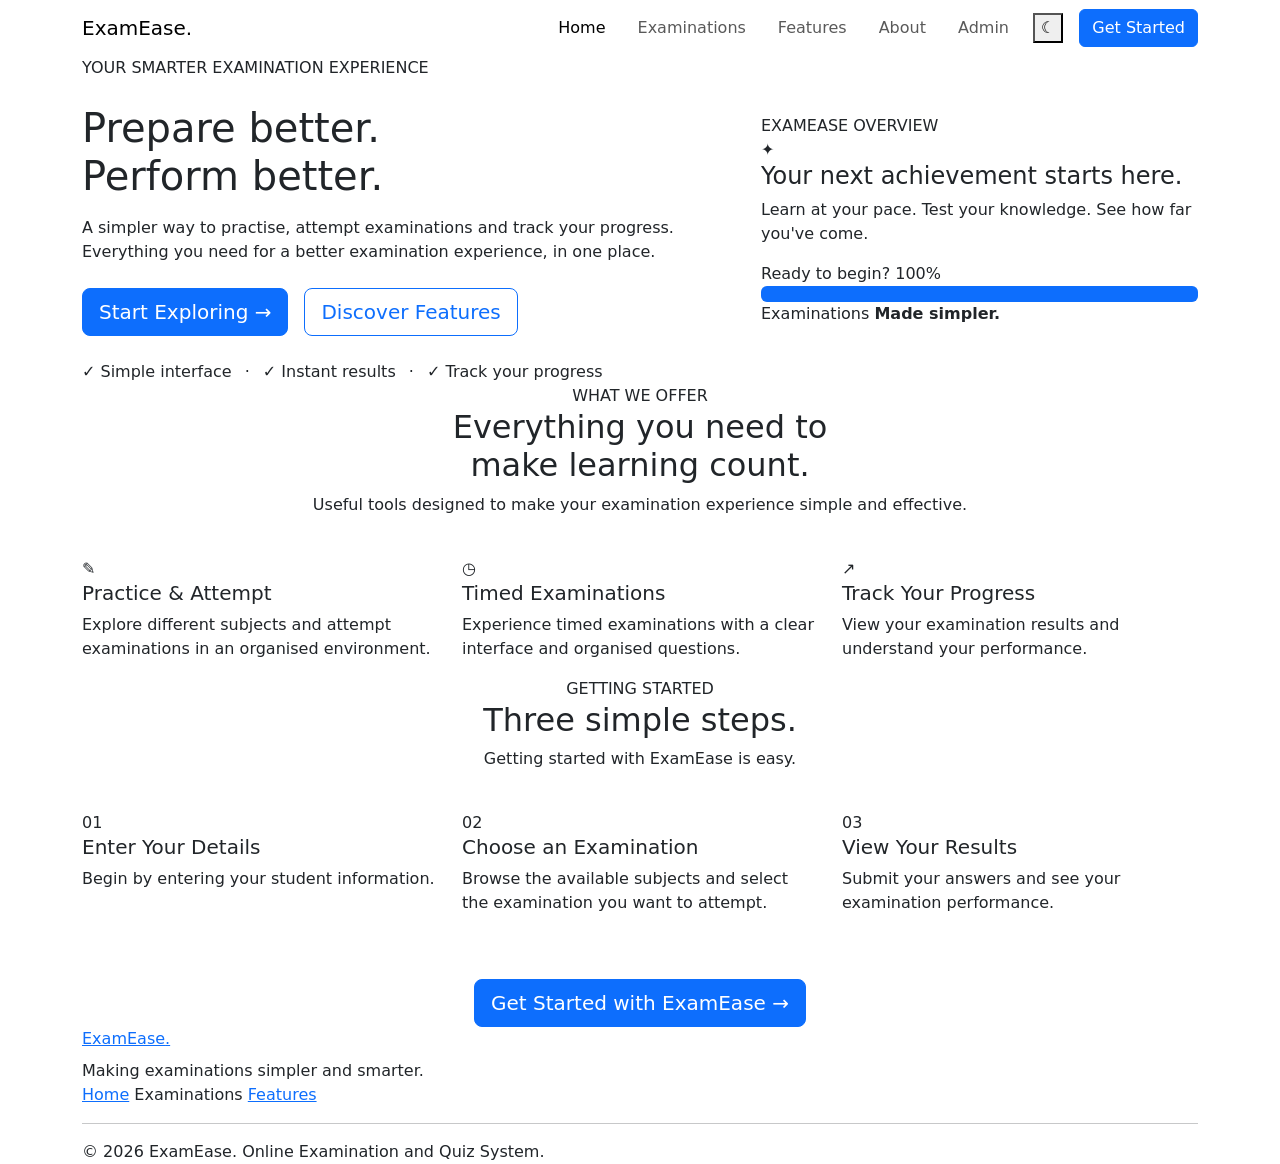
<file: src/main/resources/templates/index.html>
<!DOCTYPE html>
<html lang="en" xmlns:th="http://www.thymeleaf.org">
<head>
    <meta charset="UTF-8">
    <meta name="viewport" content="width=device-width, initial-scale=1.0">

    <title>ExamEase | Learn. Attempt. Achieve.</title>

    <link href="https://cdn.jsdelivr.net/npm/bootstrap@5.3.3/dist/css/bootstrap.min.css"
          rel="stylesheet">

    <link rel="stylesheet" th:href="@{/css/style.css}">
</head>

<body>

<!-- Navigation -->
<nav class="navbar navbar-expand-lg sticky-top">
    <div class="container">

        <a class="navbar-brand" href="/">
            ExamEase<span class="brand-dot">.</span>
        </a>

        <button class="navbar-toggler" type="button"
                data-bs-toggle="collapse"
                data-bs-target="#mainNavbar">
            <span class="navbar-toggler-icon"></span>
        </button>

        <div class="collapse navbar-collapse" id="mainNavbar">

            <ul class="navbar-nav ms-auto align-items-lg-center gap-lg-3">
                <li class="nav-item">
                    <a class="nav-link active" href="/">Home</a>
                </li>

                <li class="nav-item">
                    <a class="nav-link" th:href="@{/student-entry}">
                        Examinations
                    </a>
                </li>

                <li class="nav-item">
                    <a class="nav-link" href="#features">Features</a>
                </li>

                <li class="nav-item">
                    <a class="nav-link" href="#about">About</a>
                </li>
                <li class="nav-item">
                    <a class="nav-link" th:href="@{/admin/login}">Admin</a>
                </li>

                <li class="nav-item">
                    <button class="theme-toggle" id="themeToggle"
                            type="button" aria-label="Toggle dark mode">
                        <span id="themeIcon">☾</span>
                    </button>
                </li>

                <li class="nav-item">
                    <a class="btn btn-primary nav-cta"
                       th:href="@{/student-entry}">
                        Get Started
                    </a>
                </li>
            </ul>

        </div>
    </div>
</nav>


<!-- Hero Section -->
<section class="home-hero">
    <div class="container">
        <div class="row align-items-center g-5">

            <div class="col-lg-7">

                <span class="hero-label">
                    YOUR SMARTER EXAMINATION EXPERIENCE
                </span>

                <h1 class="hero-title mt-4">
                    Prepare better.<br>
                    Perform <span>better.</span>
                </h1>

                <p class="hero-description mt-3">
                    A simpler way to practise, attempt examinations
                    and track your progress. Everything you need
                    for a better examination experience, in one place.
                </p>

                <div class="d-flex flex-wrap gap-3 mt-4">

                    <a th:href="@{/student-entry}"
                       class="btn btn-primary btn-lg">
                        Start Exploring →
                    </a>

                    <a href="#features"
                       class="btn btn-outline-primary btn-lg">
                        Discover Features
                    </a>

                </div>

                <div class="hero-note mt-4">
                    <span>✓</span> Simple interface
                    <span class="mx-2">·</span>
                    <span>✓</span> Instant results
                    <span class="mx-2">·</span>
                    <span>✓</span> Track your progress
                </div>

            </div>

            <div class="col-lg-5">

                <div class="hero-visual">

                    <div class="visual-top">
                        <span class="visual-dot"></span>
                        <span>EXAMEASE OVERVIEW</span>
                    </div>

                    <div class="visual-content">

                        <div class="visual-icon">✦</div>

                        <h4>Your next achievement starts here.</h4>

                        <p>
                            Learn at your pace. Test your knowledge.
                            See how far you've come.
                        </p>

                        <div class="visual-progress-label">
                            <span>Ready to begin?</span>
                            <span>100%</span>
                        </div>

                        <div class="progress visual-progress">
                            <div class="progress-bar" style="width: 100%"></div>
                        </div>

                        <div class="visual-bottom">
                            <span>Examinations</span>
                            <strong>Made simpler.</strong>
                        </div>

                    </div>
                </div>

            </div>

        </div>
    </div>
</section>


<!-- Features -->
<section class="home-section" id="features">

    <div class="container">

        <div class="section-heading text-center">

            <span class="section-label">WHAT WE OFFER</span>

            <h2>Everything you need to<br>make learning count.</h2>

            <p>
                Useful tools designed to make your examination
                experience simple and effective.
            </p>

        </div>

        <div class="row g-4 mt-3">

            <div class="col-md-4">
                <div class="feature-card">

                    <div class="feature-icon icon-lavender">✎</div>

                    <h5>Practice & Attempt</h5>

                    <p>
                        Explore different subjects and attempt
                        examinations in an organised environment.
                    </p>

                </div>
            </div>

            <div class="col-md-4">
                <div class="feature-card">

                    <div class="feature-icon icon-blue">◷</div>

                    <h5>Timed Examinations</h5>

                    <p>
                        Experience timed examinations with
                        a clear interface and organised questions.
                    </p>

                </div>
            </div>

            <div class="col-md-4">
                <div class="feature-card">

                    <div class="feature-icon icon-green">↗</div>

                    <h5>Track Your Progress</h5>

                    <p>
                        View your examination results and
                        understand your performance.
                    </p>

                </div>
            </div>

        </div>

    </div>

</section>


<!-- How It Works -->
<section class="how-section" id="about">

    <div class="container">

        <div class="section-heading text-center">

            <span class="section-label">GETTING STARTED</span>

            <h2>Three simple steps.</h2>

            <p>
                Getting started with ExamEase is easy.
            </p>

        </div>

        <div class="row g-4 mt-3">

            <div class="col-md-4">
                <div class="step-card">

                    <div class="step-number">01</div>

                    <h5>Enter Your Details</h5>

                    <p>
                        Begin by entering your student information.
                    </p>

                </div>
            </div>

            <div class="col-md-4">
                <div class="step-card">

                    <div class="step-number">02</div>

                    <h5>Choose an Examination</h5>

                    <p>
                        Browse the available subjects and select
                        the examination you want to attempt.
                    </p>

                </div>
            </div>

            <div class="col-md-4">
                <div class="step-card">

                    <div class="step-number">03</div>

                    <h5>View Your Results</h5>

                    <p>
                        Submit your answers and see your
                        examination performance.
                    </p>

                </div>
            </div>

        </div>

        <div class="text-center mt-5">
            <a th:href="@{/student-entry}" class="btn btn-primary btn-lg">
                Get Started with ExamEase →
            </a>
        </div>

    </div>

</section>


<!-- Footer -->
<footer class="home-footer">

    <div class="container">

        <div class="footer-content">

            <div>
                <a href="/" class="footer-brand">
                    ExamEase<span>.</span>
                </a>

                <p class="mt-2 mb-0">
                    Making examinations simpler and smarter.
                </p>
            </div>

            <div class="footer-links">
                <a href="/">Home</a>
                <a th:href="@{/student-entry}">Examinations</a>
                <a href="#features">Features</a>
            </div>

        </div>

        <hr>

        <p class="footer-copy mb-0">
            © 2026 ExamEase. Online Examination and Quiz System.
        </p>

    </div>

</footer>


<script src="https://cdn.jsdelivr.net/npm/bootstrap@5.3.3/dist/js/bootstrap.bundle.min.js"></script>

<script>
    const themeToggle = document.getElementById("themeToggle");
    const themeIcon = document.getElementById("themeIcon");

    function applyTheme(theme) {
        document.documentElement.setAttribute("data-theme", theme);

        themeIcon.textContent = theme === "dark" ? "☀" : "☾";

        localStorage.setItem("examease-theme", theme);
    }

    const savedTheme = localStorage.getItem("examease-theme") || "light";

    applyTheme(savedTheme);

    themeToggle.addEventListener("click", function () {
        const currentTheme =
            document.documentElement.getAttribute("data-theme");

        applyTheme(currentTheme === "dark" ? "light" : "dark");
    });
</script>

</body>
</html>
</file>
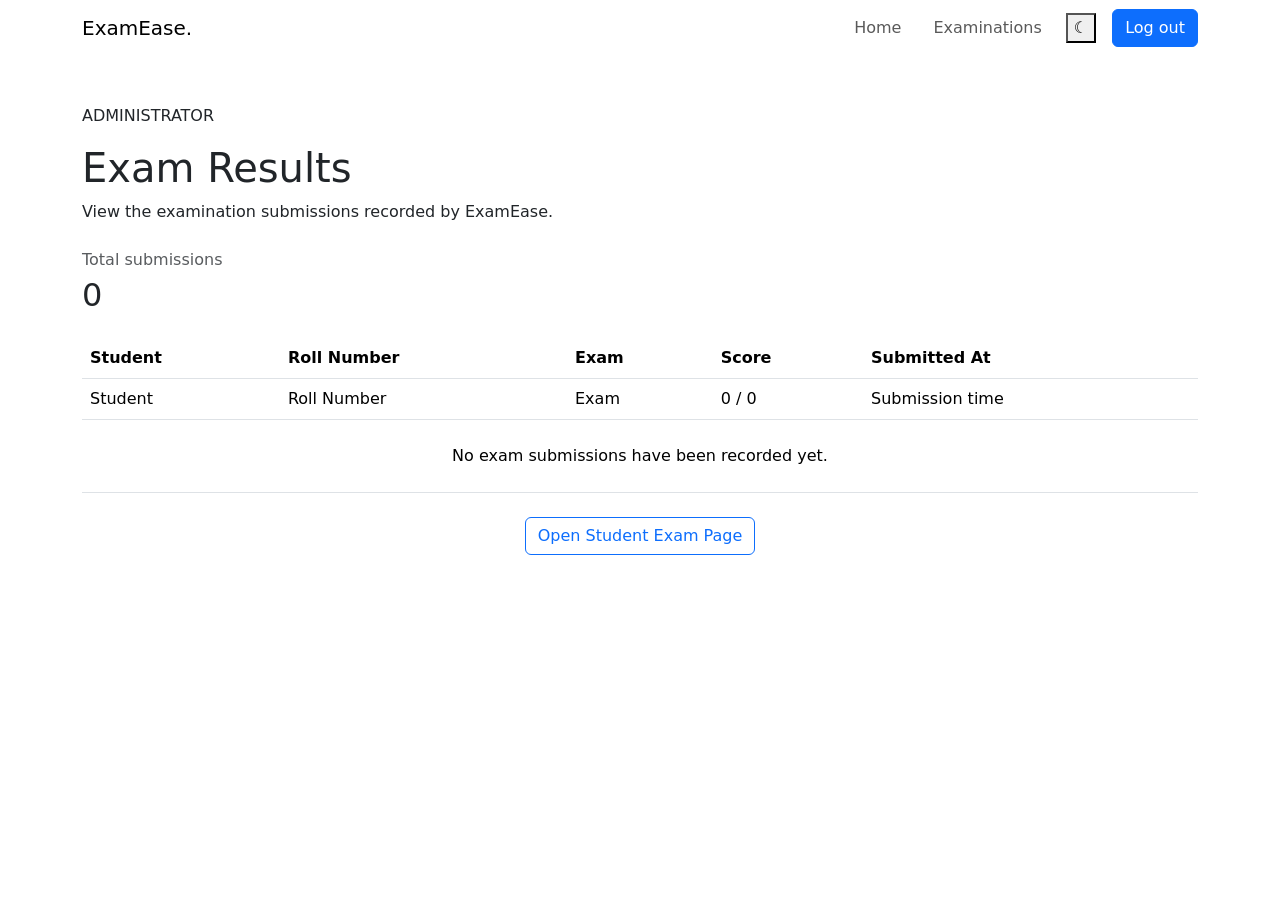
<file: src/main/resources/templates/admin-dashboard.html>
<!DOCTYPE html>
<html lang="en" xmlns:th="http://www.thymeleaf.org">
<head>
    <meta charset="UTF-8">
    <meta name="viewport" content="width=device-width, initial-scale=1.0">
    <title>Admin Dashboard | ExamEase</title>

    <link href="https://cdn.jsdelivr.net/npm/bootstrap@5.3.3/dist/css/bootstrap.min.css"
          rel="stylesheet">
    <link rel="stylesheet" th:href="@{/css/style.css}">
</head>

<body>

<!-- Navigation -->
<nav class="navbar navbar-expand-lg sticky-top">
    <div class="container">
        <a class="navbar-brand" th:href="@{/}">
            ExamEase<span class="brand-dot">.</span>
        </a>

        <button class="navbar-toggler" type="button"
                data-bs-toggle="collapse"
                data-bs-target="#mainNavbar"
                aria-controls="mainNavbar"
                aria-expanded="false"
                aria-label="Toggle navigation">
            <span class="navbar-toggler-icon"></span>
        </button>

        <div class="collapse navbar-collapse" id="mainNavbar">
            <ul class="navbar-nav ms-auto align-items-lg-center gap-lg-3">
                <li class="nav-item">
                    <a class="nav-link" th:href="@{/}">Home</a>
                </li>
                <li class="nav-item">
                    <a class="nav-link" th:href="@{/student-entry}">
                        Examinations
                    </a>
                </li>
                <li class="nav-item">
                    <button class="theme-toggle" id="themeToggle"
                            type="button" aria-label="Toggle dark mode">
                        <span id="themeIcon">☾</span>
                    </button>
                </li>
                <li class="nav-item">
                    <a class="btn btn-primary nav-cta"
                       th:href="@{/admin/logout}">
                        Log out
                    </a>
                </li>
            </ul>
        </div>
    </div>
</nav>

<!-- Admin Dashboard -->
<main class="container py-5">
    <div class="section-heading text-start mb-4">
        <span class="section-label">ADMINISTRATOR</span>
        <h1 class="mt-3">Exam Results</h1>
        <p>View the examination submissions recorded by ExamEase.</p>
    </div>

    <section class="feature-card mb-4">
        <p class="mb-1 text-muted">Total submissions</p>
        <h2 class="mb-0" th:text="${#lists.size(results)}">0</h2>
    </section>

    <section class="feature-card">
        <div class="table-responsive">
            <table class="table align-middle mb-0 admin-results-table">
                <thead>
                <tr>
                    <th scope="col">Student</th>
                    <th scope="col">Roll Number</th>
                    <th scope="col">Exam</th>
                    <th scope="col">Score</th>
                    <th scope="col">Submitted At</th>
                </tr>
                </thead>

                <tbody>
                <tr th:each="result : ${results}">
                    <td th:text="${result.studentName}">Student</td>
                    <td th:text="${result.rollNumber}">Roll Number</td>
                    <td th:text="${examNames[result.examId]}">Exam</td>
                    <td th:text="|${result.score} / ${result.totalQuestions}|">
                        0 / 0
                    </td>
                    <td th:text="${result.submittedAt != null
                        ? #temporals.format(result.submittedAt, 'dd-MM-yyyy HH:mm')
                        : '—'}">
                        Submission time
                    </td>
                </tr>

                <tr th:if="${#lists.isEmpty(results)}">
                    <td colspan="5" class="text-center py-4">
                        No exam submissions have been recorded yet.
                    </td>
                </tr>
                </tbody>
            </table>
        </div>
    </section>

    <div class="text-center mt-4">
        <a th:href="@{/exams}" class="btn btn-outline-primary">
            Open Student Exam Page
        </a>
    </div>
</main>

<script src="https://cdn.jsdelivr.net/npm/bootstrap@5.3.3/dist/js/bootstrap.bundle.min.js"></script>

<script>
    const themeToggle = document.getElementById("themeToggle");
    const themeIcon = document.getElementById("themeIcon");

    function applyTheme(theme) {
        document.documentElement.setAttribute("data-theme", theme);
        themeIcon.textContent = theme === "dark" ? "☀" : "☾";
        localStorage.setItem("examease-theme", theme);
    }

    const savedTheme = localStorage.getItem("examease-theme") || "light";
    applyTheme(savedTheme);

    themeToggle.addEventListener("click", function () {
        const currentTheme =
            document.documentElement.getAttribute("data-theme");

        applyTheme(currentTheme === "dark" ? "light" : "dark");
    });
</script>

</body>
</html>
</file>
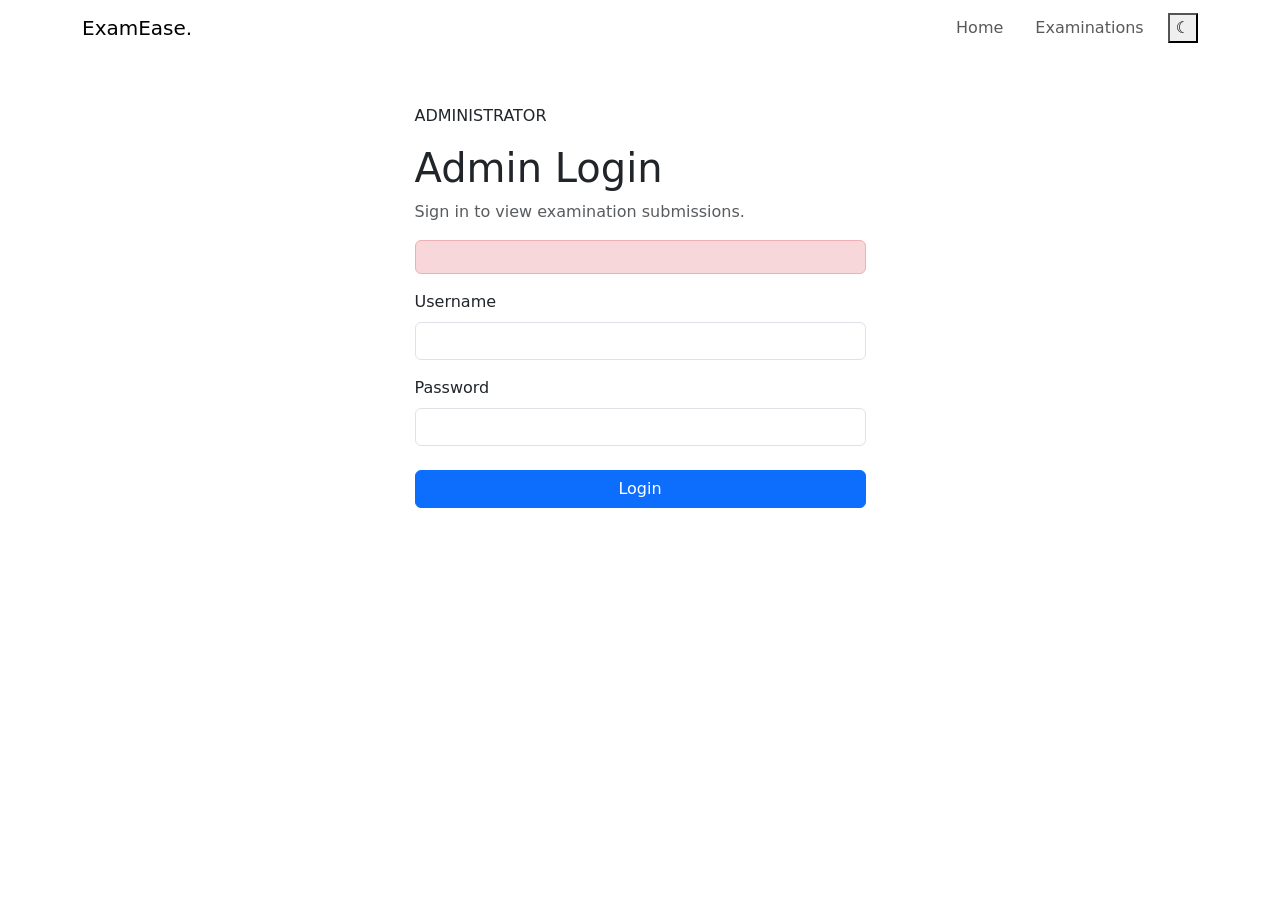
<file: src/main/resources/templates/admin-login.html>
<!DOCTYPE html>
<html lang="en" xmlns:th="http://www.thymeleaf.org">
<head>
    <meta charset="UTF-8">
    <meta name="viewport" content="width=device-width, initial-scale=1.0">
    <title>Admin Login | ExamEase</title>

    <link href="https://cdn.jsdelivr.net/npm/bootstrap@5.3.3/dist/css/bootstrap.min.css"
          rel="stylesheet">
    <link rel="stylesheet" th:href="@{/css/style.css}">
</head>

<body>

<!-- Navigation -->
<nav class="navbar navbar-expand-lg sticky-top">
    <div class="container">
        <a class="navbar-brand" th:href="@{/}">
            ExamEase<span class="brand-dot">.</span>
        </a>

        <button class="navbar-toggler" type="button"
                data-bs-toggle="collapse"
                data-bs-target="#mainNavbar"
                aria-controls="mainNavbar"
                aria-expanded="false"
                aria-label="Toggle navigation">
            <span class="navbar-toggler-icon"></span>
        </button>

        <div class="collapse navbar-collapse" id="mainNavbar">
            <ul class="navbar-nav ms-auto align-items-lg-center gap-lg-3">
                <li class="nav-item">
                    <a class="nav-link" th:href="@{/}">Home</a>
                </li>
                <li class="nav-item">
                    <a class="nav-link" th:href="@{/student-entry}">
                        Examinations
                    </a>
                </li>
                <li class="nav-item">
                    <button class="theme-toggle" id="themeToggle"
                            type="button" aria-label="Toggle dark mode">
                        <span id="themeIcon">☾</span>
                    </button>
                </li>
            </ul>
        </div>
    </div>
</nav>

<!-- Admin Login -->
<main class="container py-5">
    <div class="row justify-content-center">
        <div class="col-12 col-md-8 col-lg-5">
            <section class="feature-card">
                <span class="section-label">ADMINISTRATOR</span>
                <h1 class="mt-3">Admin Login</h1>
                <p class="text-muted">
                    Sign in to view examination submissions.
                </p>

                <div class="alert alert-danger"
                     th:if="${error}"
                     th:text="${error}">
                </div>

                <form th:action="@{/admin/login}" method="post">
                    <div class="mb-3">
                        <label for="username" class="form-label">Username</label>
                        <input id="username"
                               name="username"
                               type="text"
                               class="form-control"
                               autocomplete="username"
                               required>
                    </div>

                    <div class="mb-4">
                        <label for="password" class="form-label">Password</label>
                        <input id="password"
                               name="password"
                               type="password"
                               class="form-control"
                               autocomplete="current-password"
                               required>
                    </div>

                    <button type="submit" class="btn btn-primary w-100">
                        Login
                    </button>
                </form>
            </section>
        </div>
    </div>
</main>

<script src="https://cdn.jsdelivr.net/npm/bootstrap@5.3.3/dist/js/bootstrap.bundle.min.js"></script>

<script>
    const themeToggle = document.getElementById("themeToggle");
    const themeIcon = document.getElementById("themeIcon");

    function applyTheme(theme) {
        document.documentElement.setAttribute("data-theme", theme);
        themeIcon.textContent = theme === "dark" ? "☀" : "☾";
        localStorage.setItem("examease-theme", theme);
    }

    const savedTheme = localStorage.getItem("examease-theme") || "light";
    applyTheme(savedTheme);

    themeToggle.addEventListener("click", function () {
        const currentTheme =
            document.documentElement.getAttribute("data-theme");

        applyTheme(currentTheme === "dark" ? "light" : "dark");
    });
</script>

</body>
</html>
</file>
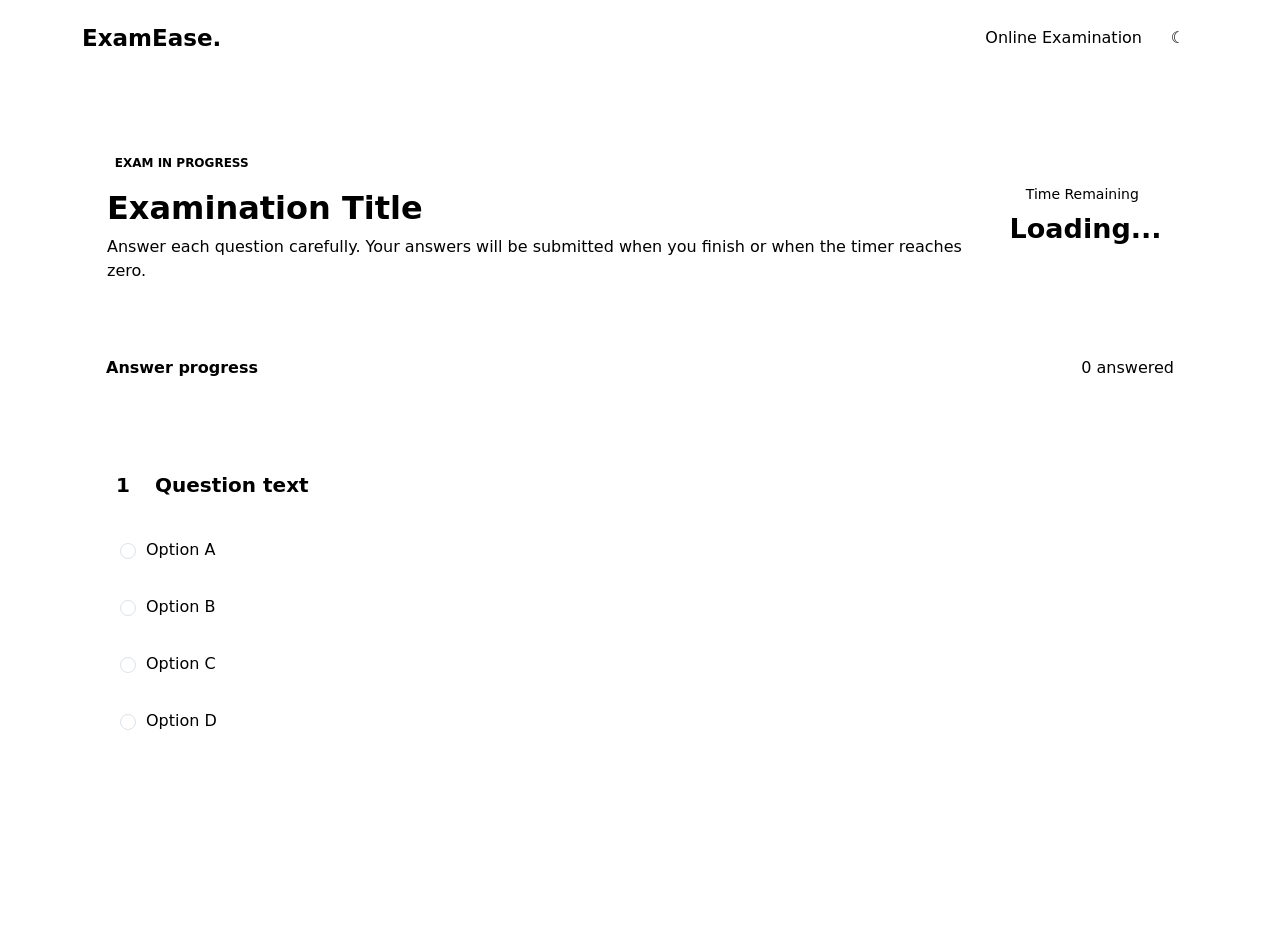
<file: src/main/resources/templates/exam-page.html>
<!DOCTYPE html>
<html lang="en" xmlns:th="http://www.thymeleaf.org">
<head>
    <meta charset="UTF-8">
    <meta name="viewport" content="width=device-width, initial-scale=1.0">
    <title>Examination | ExamEase</title>

    <link href="https://cdn.jsdelivr.net/npm/bootstrap@5.3.3/dist/css/bootstrap.min.css"
          rel="stylesheet">
    <link rel="stylesheet" th:href="@{/css/style.css}">

    <style>
        body {
            background: var(--background);
            color: var(--text);
        }

        .navbar {
            background: var(--surface);
            border-bottom: 1px solid var(--border);
        }

        .navbar-brand {
            color: var(--text);
            font-size: 23px;
            font-weight: 750;
            text-decoration: none;
        }

        .navbar-brand:hover {
            color: var(--text);
        }

        .brand-dot {
            color: var(--primary);
        }

        .theme-toggle {
            width: 40px;
            height: 40px;
            border: 1px solid var(--border);
            border-radius: 50%;
            background: var(--surface-secondary);
            color: var(--text);
        }

        .exam-header,
        .question-card,
        .progress-card {
            background: var(--surface);
            border: 1px solid var(--border);
            border-radius: 16px;
        }

        .exam-header {
            padding: 25px;
        }

        .question-card {
            padding: 24px;
            margin-bottom: 18px;
        }

        .question-number {
            display: inline-flex;
            align-items: center;
            justify-content: center;
            width: 34px;
            height: 34px;
            margin-right: 8px;
            border-radius: 10px;
            background: var(--primary-light);
            color: var(--text);
            font-weight: 700;
        }

        .option-row {
            display: flex;
            align-items: flex-start;
            gap: 10px;
            padding: 12px 14px;
            margin-bottom: 9px;
            border: 1px solid var(--border);
            border-radius: 10px;
            cursor: pointer;
            transition: background 0.15s, border-color 0.15s;
        }

        .option-row:hover {
            background: var(--surface-secondary);
            border-color: var(--primary);
        }

        .option-row .form-check-input {
            flex-shrink: 0;
            margin-top: 5px;
        }

        .form-check-input:checked {
            background-color: var(--primary);
            border-color: var(--primary);
        }

        .timer-card {
            min-width: 145px;
            padding: 14px 18px;
            text-align: center;
            background: var(--primary-light);
            border-radius: 14px;
        }

        .timer {
            font-size: 27px;
            font-weight: 750;
            font-variant-numeric: tabular-nums;
            color: var(--text);
        }

        .muted-text {
            color: var(--muted);
        }

        .progress {
            height: 8px;
            background: var(--surface-secondary);
        }

        .progress-bar {
            background: var(--primary);
        }

        .submit-button {
            padding: 12px 28px;
            border: none;
            border-radius: 11px;
            background: var(--primary);
            color: white;
            font-weight: 600;
        }

        .submit-button:hover {
            background: var(--primary-hover);
            color: white;
        }

        @media (max-width: 576px) {
            .exam-header {
                padding: 20px;
            }

            .question-card {
                padding: 18px;
            }

            .timer-card {
                min-width: 110px;
                padding: 10px;
            }

            .timer {
                font-size: 23px;
            }
        }
    </style>
</head>

<body>

<nav class="navbar sticky-top py-3">
    <div class="container d-flex align-items-center justify-content-between">
        <a class="navbar-brand" href="/">
            ExamEase<span class="brand-dot">.</span>
        </a>

        <div class="d-flex align-items-center gap-3">
            <span class="muted-text d-none d-sm-inline">
                Online Examination
            </span>

            <button class="theme-toggle"
                    id="themeToggle"
                    type="button"
                    aria-label="Toggle dark mode">
                <span id="themeIcon">☾</span>
            </button>
        </div>
    </div>
</nav>

<main class="container py-4 py-md-5">

    <section class="exam-header mb-4">
        <div class="d-flex flex-column flex-md-row
                    justify-content-between align-items-md-center gap-4">

            <div>
                <span class="badge rounded-pill mb-3"
                      style="background: var(--primary-light); color: var(--text);">
                    EXAM IN PROGRESS
                </span>

                <h2 class="fw-bold mb-2" th:text="${exam.title}">
                    Examination Title
                </h2>

                <p class="muted-text mb-0">
                    Answer each question carefully. Your answers will be
                    submitted when you finish or when the timer reaches zero.
                </p>
            </div>

            <div class="timer-card">
                <div class="muted-text small mb-1">Time Remaining</div>
                <div class="timer" id="timer">Loading...</div>
            </div>

        </div>
    </section>

    <section class="progress-card p-3 p-md-4 mb-4">
        <div class="d-flex justify-content-between align-items-center mb-2">
            <strong>Answer progress</strong>
            <span class="muted-text" id="answerCount">
                0 answered
            </span>
        </div>

        <div class="progress" role="progressbar"
             aria-label="Answered questions">
            <div class="progress-bar"
                 id="answerProgress"
                 style="width: 0%">
            </div>
        </div>
    </section>

    <form th:action="@{/submit-exam/{id}(id=${exam.id})}"
          method="post"
          id="examForm">

        <div th:each="question, status : ${questions}"
             class="question-card">

            <h5 class="fw-bold mb-4">
                <span class="question-number"
                      th:text="${status.count}">1</span>
                <span th:text="${question.questionText}">
                    Question text
                </span>
            </h5>

            <div>
                <label class="option-row">
                    <input class="form-check-input"
                           type="radio"
                           th:name="${'q_' + question.id}"
                           value="A">
                    <span th:text="${'A. ' + question.optionA}">
                        Option A
                    </span>
                </label>

                <label class="option-row">
                    <input class="form-check-input"
                           type="radio"
                           th:name="${'q_' + question.id}"
                           value="B">
                    <span th:text="${'B. ' + question.optionB}">
                        Option B
                    </span>
                </label>

                <label class="option-row">
                    <input class="form-check-input"
                           type="radio"
                           th:name="${'q_' + question.id}"
                           value="C">
                    <span th:text="${'C. ' + question.optionC}">
                        Option C
                    </span>
                </label>

                <label class="option-row mb-0">
                    <input class="form-check-input"
                           type="radio"
                           th:name="${'q_' + question.id}"
                           value="D">
                    <span th:text="${'D. ' + question.optionD}">
                        Option D
                    </span>
                </label>
            </div>

        </div>

        <div class="text-center py-4">
            <button type="submit"
                    class="btn submit-button"
                    onclick="return confirm('Are you sure you want to submit your examination?')">
                Submit Examination
            </button>
        </div>

    </form>

</main>

<script th:inline="javascript">
    // Countdown timer
    let duration = [[${exam.durationMinutes}]] * 60;

    const timerElement = document.getElementById("timer");
    const examForm = document.getElementById("examForm");

    let timerInterval;
    let submittedAutomatically = false;

    function updateTimer() {
        const minutes = Math.floor(duration / 60);
        const seconds = duration % 60;

        timerElement.textContent =
            String(minutes).padStart(2, "0") + ":" +
            String(seconds).padStart(2, "0");

        if (duration <= 0) {
            clearInterval(timerInterval);

            if (!submittedAutomatically) {
                submittedAutomatically = true;
                alert("Time is over. Your examination will be submitted.");
                examForm.submit();
            }

            return;
        }

        duration--;
    }

    updateTimer();
    timerInterval = setInterval(updateTimer, 1000);

    // Update answered-question progress
    const questionCount =
        document.querySelectorAll(".question-card").length;

    const answerCount = document.getElementById("answerCount");
    const answerProgress = document.getElementById("answerProgress");

    function updateAnswerProgress() {
        const answeredCount =
            document.querySelectorAll(
                ".question-card input[type='radio']:checked"
            ).length;

        answerCount.textContent =
            answeredCount + " of " + questionCount + " answered";

        const percentage = questionCount === 0
            ? 0
            : (answeredCount / questionCount) * 100;

        answerProgress.style.width = percentage + "%";
    }

    document.querySelectorAll(".question-card input[type='radio']")
        .forEach(function (radio) {
            radio.addEventListener("change", updateAnswerProgress);
        });

    updateAnswerProgress();

    // Light and dark mode
    const themeToggle = document.getElementById("themeToggle");
    const themeIcon = document.getElementById("themeIcon");

    function applyTheme(theme) {
        document.documentElement.setAttribute("data-theme", theme);
        document.body.setAttribute("data-theme", theme);
        themeIcon.textContent = theme === "dark" ? "☀" : "☾";
    }

    const savedTheme = localStorage.getItem("theme") || "light";
    applyTheme(savedTheme);

    themeToggle.addEventListener("click", function () {
        const currentTheme =
            document.documentElement.getAttribute("data-theme");

        const newTheme = currentTheme === "dark" ? "light" : "dark";

        localStorage.setItem("theme", newTheme);
        applyTheme(newTheme);
    });
</script>

</body>
</html>
</file>
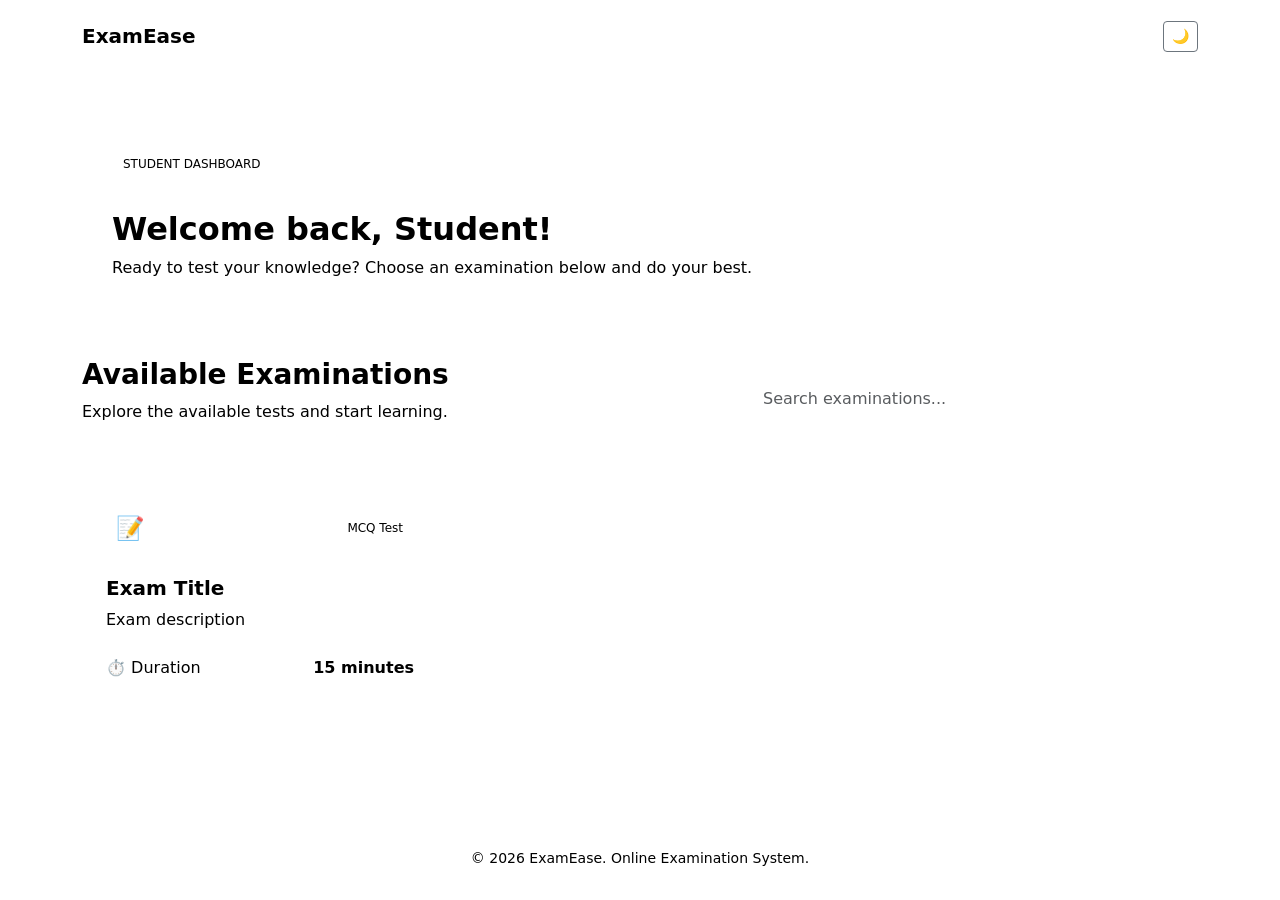
<file: src/main/resources/templates/exams.html>
<!DOCTYPE html>
<html xmlns:th="http://www.thymeleaf.org">
<head>
    <title>Available Exams | ExamEase</title>
    <meta name="viewport" content="width=device-width, initial-scale=1">

    <link href="https://cdn.jsdelivr.net/npm/bootstrap@5.3.3/dist/css/bootstrap.min.css"
          rel="stylesheet">
    <link rel="stylesheet" th:href="@{/css/style.css}">

    <style>
        body {
            background: var(--background);
            color: var(--text);
        }

        .dashboard-header {
            background: var(--surface);
            border: 1px solid var(--border);
            border-radius: 18px;
            padding: 30px;
        }

        .exam-card {
            background: var(--surface);
            border: 1px solid var(--border);
            border-radius: 16px;
            transition: transform 0.2s, box-shadow 0.2s;
        }

        .exam-card:hover {
            transform: translateY(-5px);
            box-shadow: var(--shadow);
        }

        .exam-icon {
            width: 48px;
            height: 48px;
            border-radius: 13px;
            background: var(--primary-light);
            display: flex;
            align-items: center;
            justify-content: center;
            font-size: 23px;
        }

        .search-box {
            background: var(--surface);
            color: var(--text);
            border: 1px solid var(--border);
            border-radius: 12px;
            padding: 12px 16px;
        }

        .search-box:focus {
            background: var(--surface);
            color: var(--text);
            border-color: var(--primary);
            box-shadow: 0 0 0 3px rgba(165, 166, 246, 0.2);
        }

        .muted-text {
            color: var(--muted);
        }

        .exam-tag {
            display: inline-block;
            background: var(--primary-light);
            color: var(--text);
            border-radius: 20px;
            padding: 5px 11px;
            font-size: 12px;
        }

        .start-btn {
            background: var(--primary);
            color: #fff;
            border: none;
            border-radius: 10px;
            padding: 11px;
        }

        .start-btn:hover {
            background: var(--primary-hover);
            color: #fff;
        }

        .no-results {
            display: none;
            color: var(--muted);
            text-align: center;
            padding: 35px;
        }

        [data-theme="dark"] .search-box {
            background: var(--surface);
            color: var(--text);
        }

        @media (max-width: 576px) {
            .dashboard-header {
                padding: 22px;
            }
        }
        [data-theme="dark"] .search-box::placeholder {
            color: #a5a6bb;
            opacity: 1;
        }

        [data-theme="dark"] .search-box {
            color: #f0f0fa;
        }

        [data-theme="dark"] .search-box:focus {
            color: #f0f0fa;
        }
    </style>
</head>

<body>

<nav class="navbar">
    <div class="container py-2">
        <a class="navbar-brand fw-bold" href="/">ExamEase</a>

        <div class="d-flex align-items-center gap-3">
            <span class="muted-text d-none d-sm-inline"
                  th:text="${studentName}"></span>

            <button class="btn btn-sm btn-outline-secondary"
                    id="themeToggle" type="button">
                🌙
            </button>
        </div>
    </div>
</nav>

<main class="container py-5">

    <!-- Welcome section -->
    <section class="dashboard-header mb-5">
        <span class="exam-tag mb-3">STUDENT DASHBOARD</span>

        <h2 class="fw-bold mt-3">
            Welcome back,
            <span th:text="${studentName}">Student</span>!
        </h2>

        <p class="muted-text mb-0">
            Ready to test your knowledge? Choose an examination below
            and do your best.
        </p>
    </section>

    <!-- Exam heading and search -->
    <div class="row align-items-center mb-3">
        <div class="col-md-7">
            <h3 class="fw-bold">Available Examinations</h3>
            <p class="muted-text">
                Explore the available tests and start learning.
            </p>
        </div>

        <div class="col-md-5">
            <input type="text"
                   id="examSearch"
                   class="form-control search-box"
                   placeholder="Search examinations...">
        </div>
    </div>

    <!-- Exam cards -->
    <div class="row g-4 mt-2" id="examList">

        <div class="col-md-6 col-lg-4 exam-item"
             th:each="exam : ${exams}"
             th:attr="data-title=${exam.title}">

            <div class="exam-card h-100 p-4">

                <div class="d-flex justify-content-between align-items-center mb-4">
                    <div class="exam-icon">📝</div>
                    <span class="exam-tag">MCQ Test</span>
                </div>

                <h5 class="fw-bold mb-2"
                    th:text="${exam.title}">
                    Exam Title
                </h5>

                <p class="muted-text mb-4"
                   th:text="${exam.description}">
                    Exam description
                </p>

                <div class="d-flex align-items-center justify-content-between mb-4">
                    <span class="muted-text">
                        ⏱ Duration
                    </span>

                    <strong>
                        <span th:text="${exam.durationMinutes}">15</span>
                        minutes
                    </strong>
                </div>

                <a class="btn start-btn w-100"
                   th:href="@{/start-exam/{id}(id=${exam.id})}">
                    Start Examination →
                </a>

            </div>
        </div>

    </div>

    <div class="no-results" id="noResults">
        <h5>No examinations found</h5>
        <p>Try searching with a different exam name.</p>
    </div>

</main>

<footer class="text-center py-4 muted-text">
    <small>© 2026 ExamEase. Online Examination System.</small>
</footer>

<script>
    // Search examinations
    const searchInput = document.getElementById("examSearch");
    const examItems = document.querySelectorAll(".exam-item");
    const noResults = document.getElementById("noResults");

    searchInput.addEventListener("input", function () {
        const searchValue = this.value.toLowerCase();
        let visibleCount = 0;

        examItems.forEach(function (item) {
            const title = item.getAttribute("data-title").toLowerCase();

            if (title.includes(searchValue)) {
                item.style.display = "";
                visibleCount++;
            } else {
                item.style.display = "none";
            }
        });

        noResults.style.display = visibleCount === 0 ? "block" : "none";
    });

    // Light and dark mode
    const themeToggle = document.getElementById("themeToggle");

    function applyTheme(theme) {
        document.documentElement.setAttribute("data-theme", theme);
        document.body.setAttribute("data-theme", theme);
        themeToggle.textContent = theme === "dark" ? "☀️" : "🌙";
    }

    const savedTheme = localStorage.getItem("theme") || "light";
    applyTheme(savedTheme);

    themeToggle.addEventListener("click", function () {
        const currentTheme =
            document.documentElement.getAttribute("data-theme");

        const newTheme = currentTheme === "dark" ? "light" : "dark";

        localStorage.setItem("theme", newTheme);
        applyTheme(newTheme);
    });
</script>

</body>
</html>
</file>
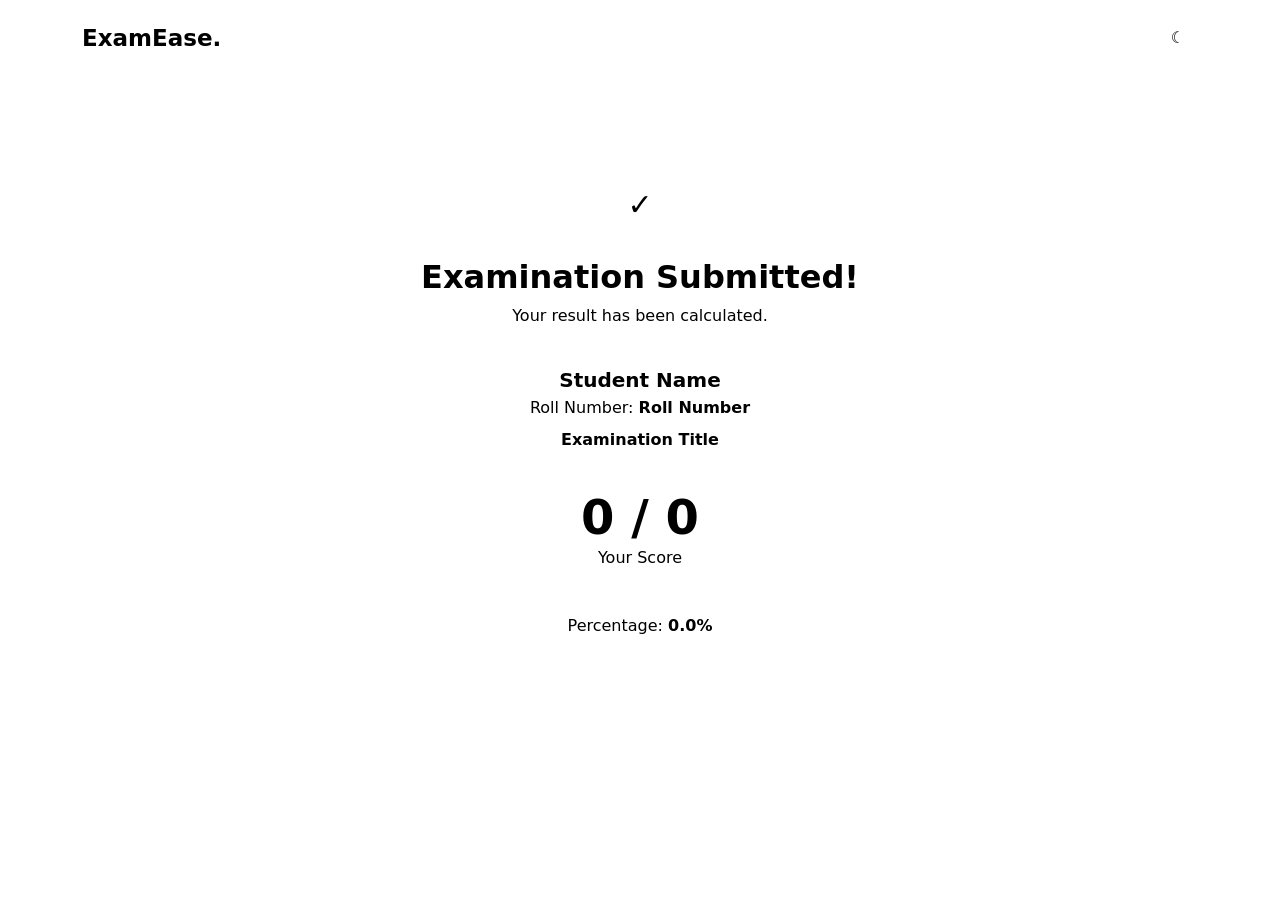
<file: src/main/resources/templates/result.html>
<!DOCTYPE html>
<html lang="en" xmlns:th="http://www.thymeleaf.org">
<head>
    <meta charset="UTF-8">
    <meta name="viewport" content="width=device-width, initial-scale=1.0">
    <title>Exam Result | ExamEase</title>

    <link href="https://cdn.jsdelivr.net/npm/bootstrap@5.3.3/dist/css/bootstrap.min.css"
          rel="stylesheet">
    <link rel="stylesheet" th:href="@{/css/style.css}">

    <style>
        body {
            background: var(--background);
            color: var(--text);
        }

        .navbar {
            background: var(--surface);
            border-bottom: 1px solid var(--border);
        }

        .navbar-brand {
            color: var(--text);
            font-size: 23px;
            font-weight: 750;
            text-decoration: none;
        }

        .navbar-brand:hover {
            color: var(--text);
        }

        .brand-dot {
            color: var(--primary);
        }

        .theme-toggle {
            width: 40px;
            height: 40px;
            border: 1px solid var(--border);
            border-radius: 50%;
            background: var(--surface-secondary);
            color: var(--text);
        }

        .result-card {
            width: 100%;
            max-width: 590px;
            margin: 55px auto;
            padding: 40px;
            background: var(--surface);
            border: 1px solid var(--border);
            border-radius: 20px;
            box-shadow: var(--shadow);
            text-align: center;
        }

        .result-icon {
            width: 66px;
            height: 66px;
            margin: 0 auto 20px;
            display: flex;
            align-items: center;
            justify-content: center;
            border-radius: 50%;
            background: var(--primary-light);
            font-size: 30px;
        }

        .score {
            margin-top: 22px;
            font-size: 48px;
            line-height: 1.2;
            font-weight: 750;
            color: var(--text);
            font-variant-numeric: tabular-nums;
        }

        .muted-text {
            color: var(--muted);
        }

        .result-progress {
            height: 12px;
            background: var(--surface-secondary);
            border-radius: 20px;
        }

        .result-progress .progress-bar {
            background: var(--primary);
            border-radius: 20px;
        }

        .student-details {
            padding: 15px;
            margin-top: 25px;
            background: var(--surface-secondary);
            border-radius: 12px;
        }

        .back-button {
            display: inline-block;
            padding: 12px 22px;
            border-radius: 11px;
            background: var(--primary);
            color: white;
            font-weight: 600;
            text-decoration: none;
        }

        .back-button:hover {
            background: var(--primary-hover);
            color: white;
        }

        @media (max-width: 576px) {
            .result-card {
                margin: 30px auto;
                padding: 28px 20px;
            }

            .score {
                font-size: 42px;
            }
        }
    </style>
</head>

<body>

<nav class="navbar sticky-top py-3">
    <div class="container d-flex align-items-center justify-content-between">
        <a class="navbar-brand" href="/">
            ExamEase<span class="brand-dot">.</span>
        </a>

        <button class="theme-toggle"
                id="themeToggle"
                type="button"
                aria-label="Toggle dark mode">
            <span id="themeIcon">☾</span>
        </button>
    </div>
</nav>

<main class="container">

    <section class="result-card"
             th:with="percentage=${result.totalQuestions > 0 ? (result.score * 100.0 / result.totalQuestions) : 0}">

        <div class="result-icon">✓</div>

        <h2 class="fw-bold mb-2">
            Examination Submitted!
        </h2>

        <p class="muted-text mb-0">
            Your result has been calculated.
        </p>

        <div class="student-details">
            <h5 class="fw-bold mb-1"
                th:text="${result.studentName}">
                Student Name
            </h5>

            <p class="muted-text mb-2">
                Roll Number:
                <strong th:text="${result.rollNumber}">Roll Number</strong>
            </p>

            <p class="fw-semibold mb-0"
               th:text="${exam.title}">
                Examination Title
            </p>
        </div>

        <div class="score">
            <span th:text="${result.score}">0</span>
            <span class="muted-text">/</span>
            <span th:text="${result.totalQuestions}">0</span>
        </div>

        <p class="muted-text mb-3">Your Score</p>

        <div class="progress result-progress"
             role="progressbar"
             aria-label="Exam score"
             th:attr="aria-valuenow=${percentage}"
             aria-valuemin="0"
             aria-valuemax="100">

            <div class="progress-bar"
                 th:style="|width: ${percentage}%|">
            </div>
        </div>

        <p class="mt-3 mb-0">
            Percentage:
            <strong th:text="|${#numbers.formatDecimal(percentage, 1, 1)}%|">
                0.0%
            </strong>
        </p>

        <a th:href="@{/exams}" class="back-button mt-4">
            Back to Examinations →
        </a>

    </section>

</main>

<script>
    // Light and dark mode
    const themeToggle = document.getElementById("themeToggle");
    const themeIcon = document.getElementById("themeIcon");

    function applyTheme(theme) {
        document.documentElement.setAttribute("data-theme", theme);
        document.body.setAttribute("data-theme", theme);
        themeIcon.textContent = theme === "dark" ? "☀" : "☾";
    }

    const savedTheme = localStorage.getItem("theme") || "light";
    applyTheme(savedTheme);

    themeToggle.addEventListener("click", function () {
        const currentTheme =
            document.documentElement.getAttribute("data-theme");

        const newTheme = currentTheme === "dark" ? "light" : "dark";

        localStorage.setItem("theme", newTheme);
        applyTheme(newTheme);
    });
</script>

</body>
</html>
</file>
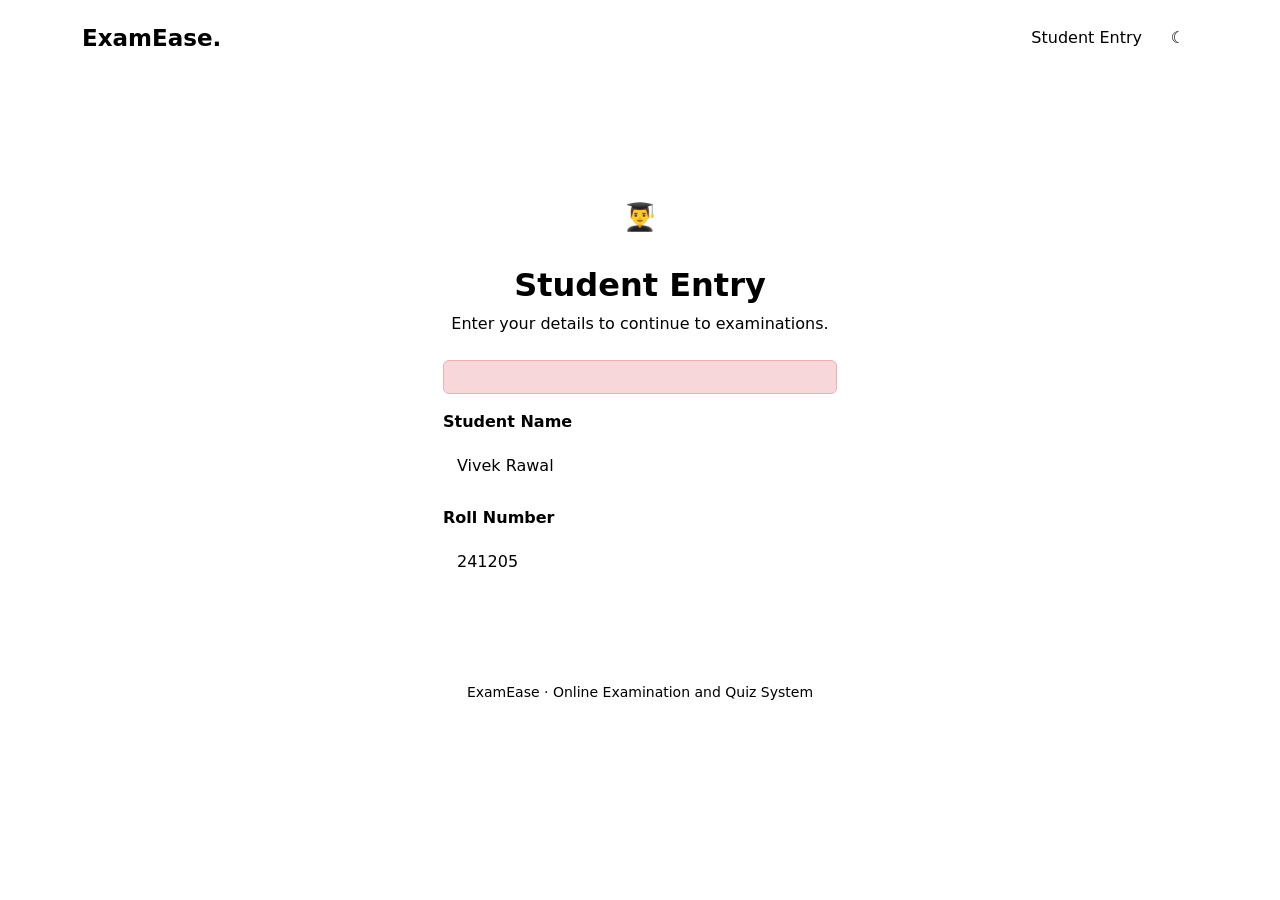
<file: src/main/resources/templates/student-entry.html>
<!DOCTYPE html>
<html lang="en" xmlns:th="http://www.thymeleaf.org">
<head>
    <meta charset="UTF-8">
    <meta name="viewport" content="width=device-width, initial-scale=1.0">
    <title>Student Entry | ExamEase</title>

    <link href="https://cdn.jsdelivr.net/npm/bootstrap@5.3.3/dist/css/bootstrap.min.css"
          rel="stylesheet">
    <link rel="stylesheet" th:href="@{/css/style.css}">

    <style>
        body {
            background: var(--background);
            color: var(--text);
        }

        .entry-section {
            min-height: 82vh;
            display: flex;
            align-items: center;
            justify-content: center;
            padding: 45px 15px;
        }

        .entry-card {
            width: 100%;
            max-width: 470px;
            padding: 38px;
            background: var(--surface);
            border: 1px solid var(--border);
            border-radius: 20px;
            box-shadow: var(--shadow);
        }

        .entry-icon {
            width: 58px;
            height: 58px;
            margin: 0 auto 20px;
            display: flex;
            align-items: center;
            justify-content: center;
            background: var(--primary-light);
            border-radius: 16px;
            font-size: 27px;
        }

        .entry-card .form-label {
            color: var(--text);
            font-weight: 600;
        }

        .entry-card .form-control {
            background: var(--background);
            color: var(--text);
            border: 1px solid var(--border);
            border-radius: 10px;
            padding: 12px 14px;
        }

        .entry-card .form-control:focus {
            background: var(--surface);
            color: var(--text);
            border-color: var(--primary);
            box-shadow: 0 0 0 3px rgba(165, 166, 246, 0.2);
        }

        .entry-card .form-control::placeholder {
            color: var(--muted);
        }

        .entry-button {
            background: var(--primary);
            color: white;
            border: none;
            border-radius: 10px;
            font-weight: 600;
            padding: 12px;
        }

        .entry-button:hover {
            background: var(--primary-hover);
            color: white;
        }

        .entry-description,
        .entry-footer {
            color: var(--muted);
        }

        .brand-dot {
            color: var(--primary);
        }

        .navbar {
            background: var(--surface);
            border-bottom: 1px solid var(--border);
        }

        .navbar-brand {
            color: var(--text);
            font-weight: 750;
            font-size: 23px;
            text-decoration: none;
        }

        .navbar-brand:hover {
            color: var(--text);
        }

        .theme-toggle {
            background: var(--surface-secondary);
            color: var(--text);
            border: 1px solid var(--border);
            border-radius: 50%;
            width: 40px;
            height: 40px;
        }

        @media (max-width: 576px) {
            .entry-card {
                padding: 27px 22px;
            }
        }
    </style>
</head>

<body>

<!-- Navbar -->
<nav class="navbar sticky-top py-3">
    <div class="container">

        <a class="navbar-brand" href="/">
            ExamEase<span class="brand-dot">.</span>
        </a>

        <div class="d-flex align-items-center gap-3">
            <a th:href="@{/student-entry}"
               class="nav-link">
                Student Entry
            </a>

            <button class="theme-toggle"
                    id="themeToggle"
                    type="button"
                    aria-label="Toggle dark mode">
                <span id="themeIcon">☾</span>
            </button>
        </div>

    </div>
</nav>

<!-- Student Entry Form -->
<main class="entry-section">

    <div class="entry-card">

        <div class="entry-icon">👨‍🎓</div>

        <h2 class="text-center fw-bold mb-2">
            Student Entry
        </h2>

        <p class="text-center entry-description mb-4">
            Enter your details to continue to examinations.
        </p>

        <div class="alert alert-danger"
             th:if="${error}"
             th:text="${error}">
        </div>

        <form th:action="@{/student-entry}" method="post">

            <div class="mb-3">
                <label class="form-label">Student Name</label>

                <input type="text"
                       name="name"
                       class="form-control"
                       value="Vivek Rawal"
                       placeholder="Enter your full name"
                       required>
            </div>

            <div class="mb-4">
                <label class="form-label">Roll Number</label>

                <input type="text"
                       name="rollNumber"
                       class="form-control"
                       value="241205"
                       placeholder="Enter your roll number"
                       required>
            </div>

            <button type="submit"
                    class="btn entry-button w-100">
                Continue to Exams →
            </button>

        </form>

        <p class="text-center entry-footer mt-4 mb-0 small">
            ExamEase · Online Examination and Quiz System
        </p>

    </div>

</main>

<script>
    const themeToggle = document.getElementById("themeToggle");
    const themeIcon = document.getElementById("themeIcon");

    function applyTheme(theme) {
        document.documentElement.setAttribute("data-theme", theme);
        document.body.setAttribute("data-theme", theme);
        themeIcon.textContent = theme === "dark" ? "☀" : "☾";
    }

    const savedTheme = localStorage.getItem("theme") || "light";
    applyTheme(savedTheme);

    themeToggle.addEventListener("click", function () {
        const currentTheme =
            document.documentElement.getAttribute("data-theme");

        const newTheme = currentTheme === "dark" ? "light" : "dark";

        localStorage.setItem("theme", newTheme);
        applyTheme(newTheme);
    });
</script>

</body>
</html>
</file>
